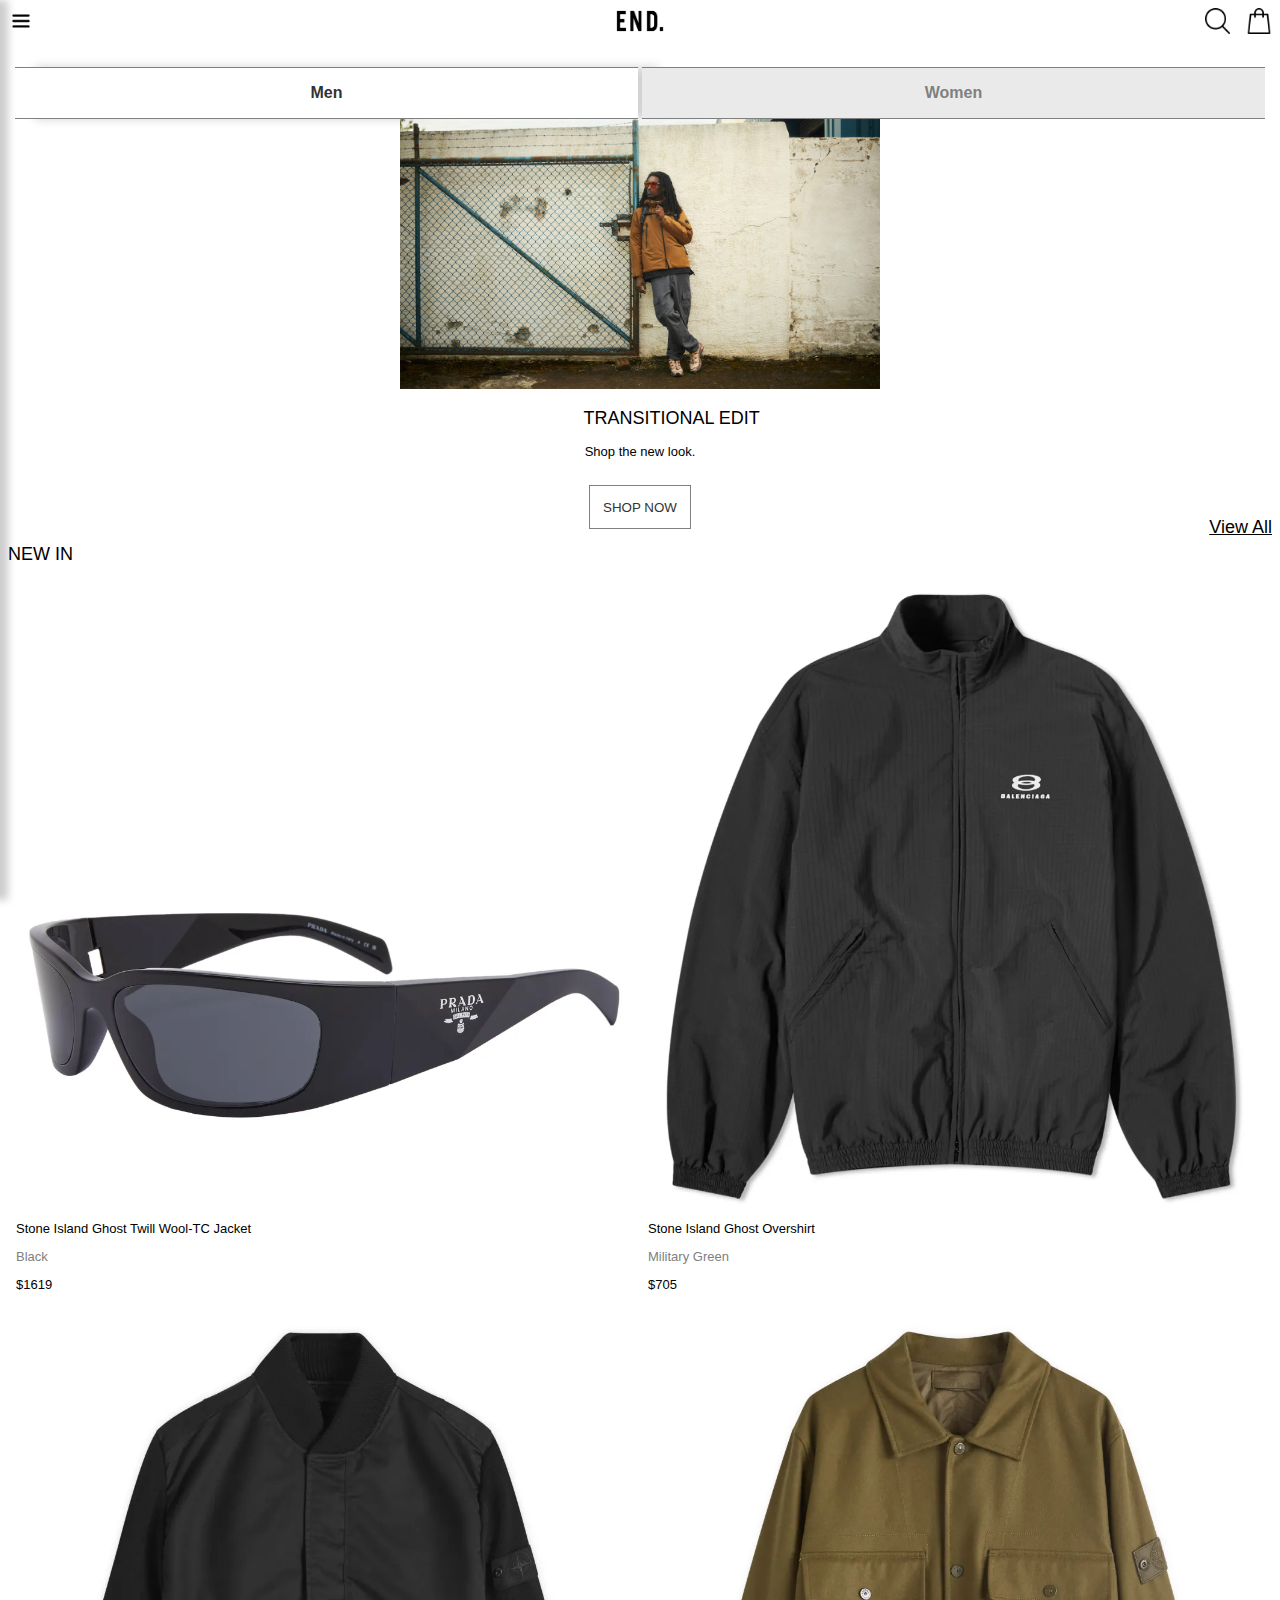
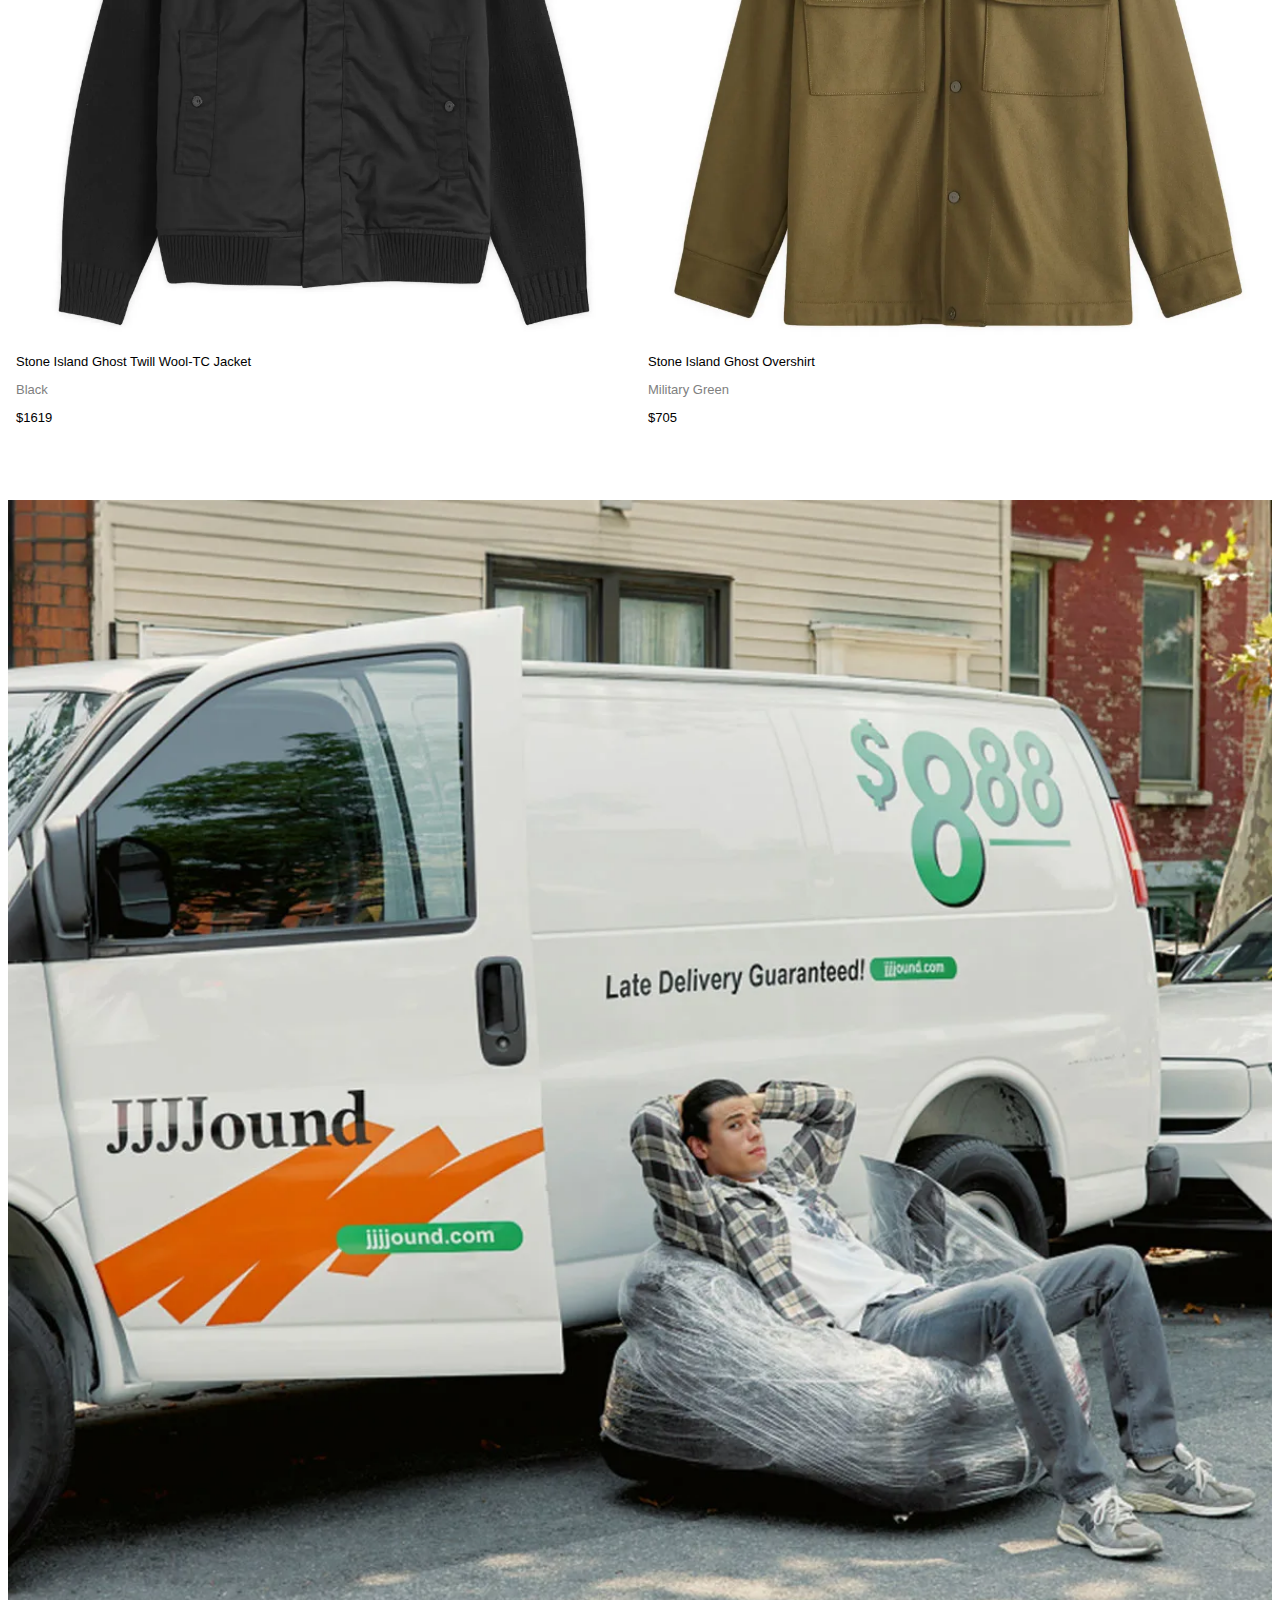
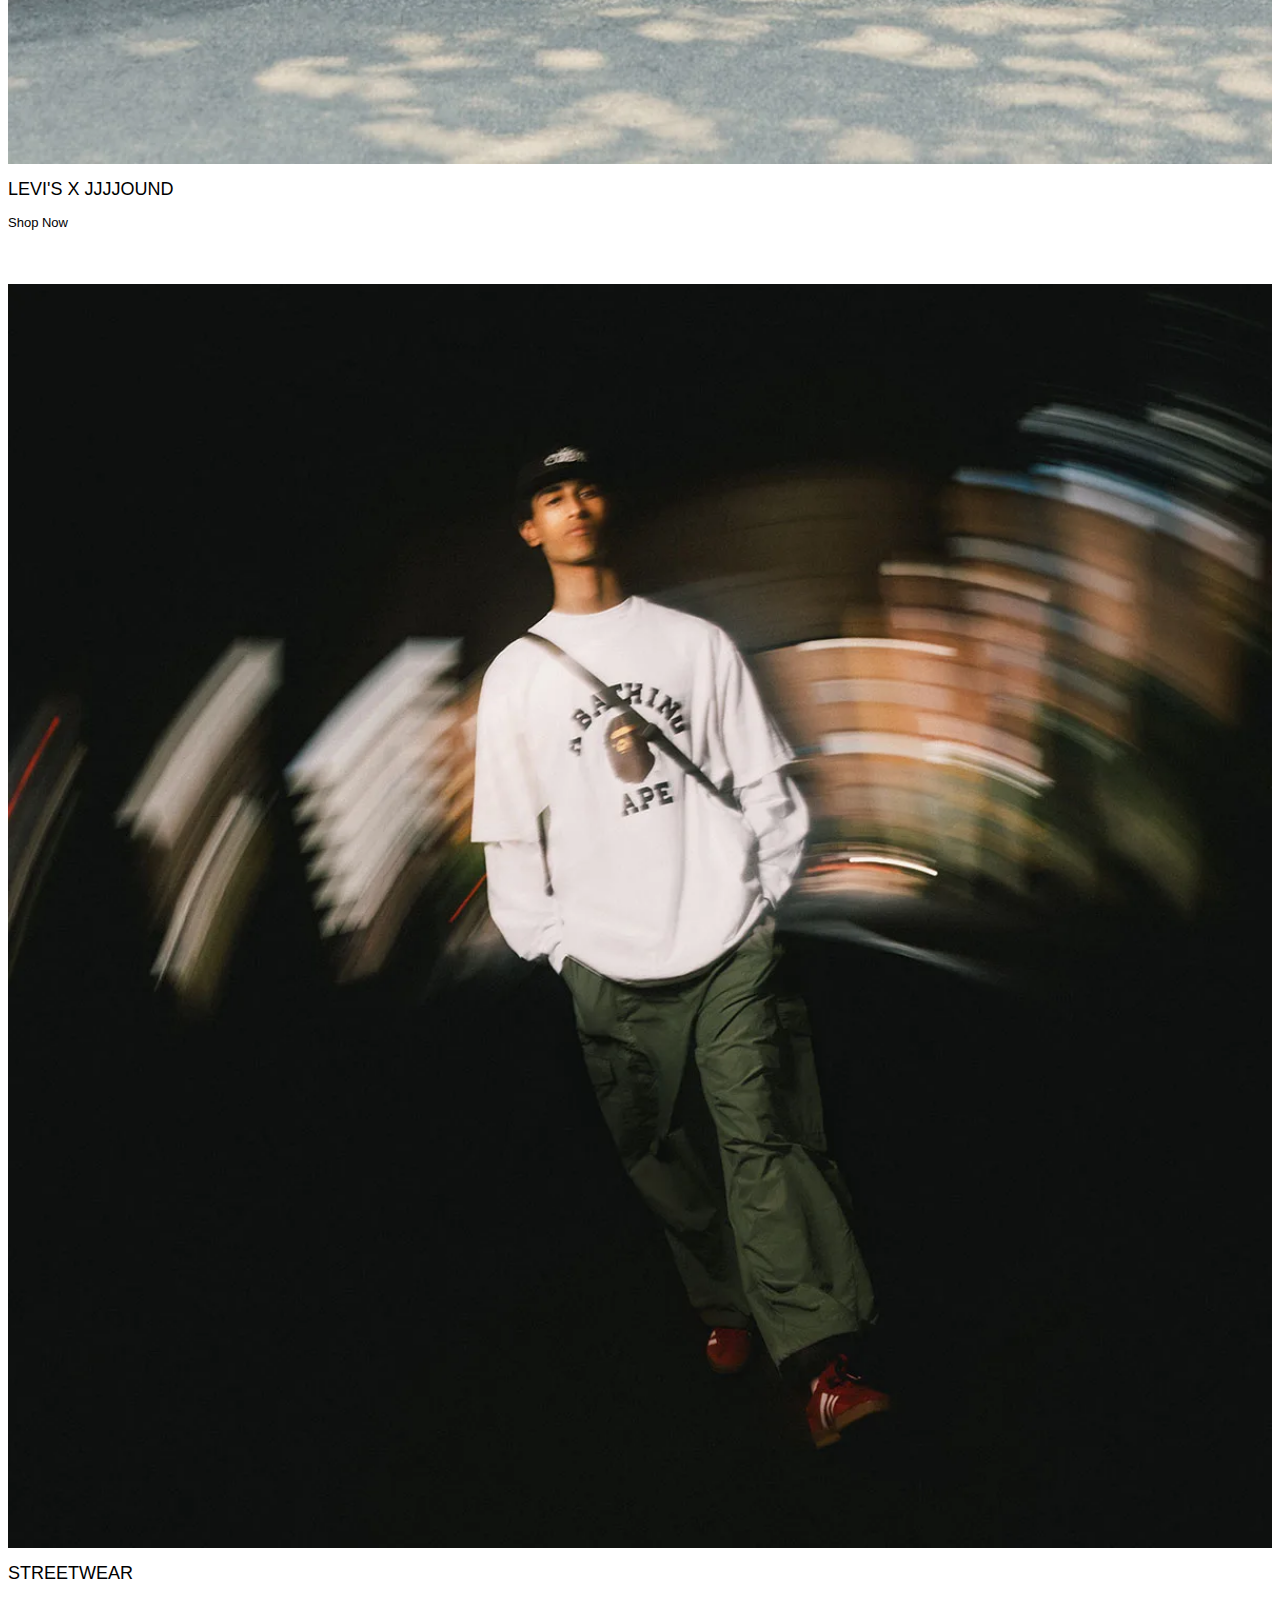
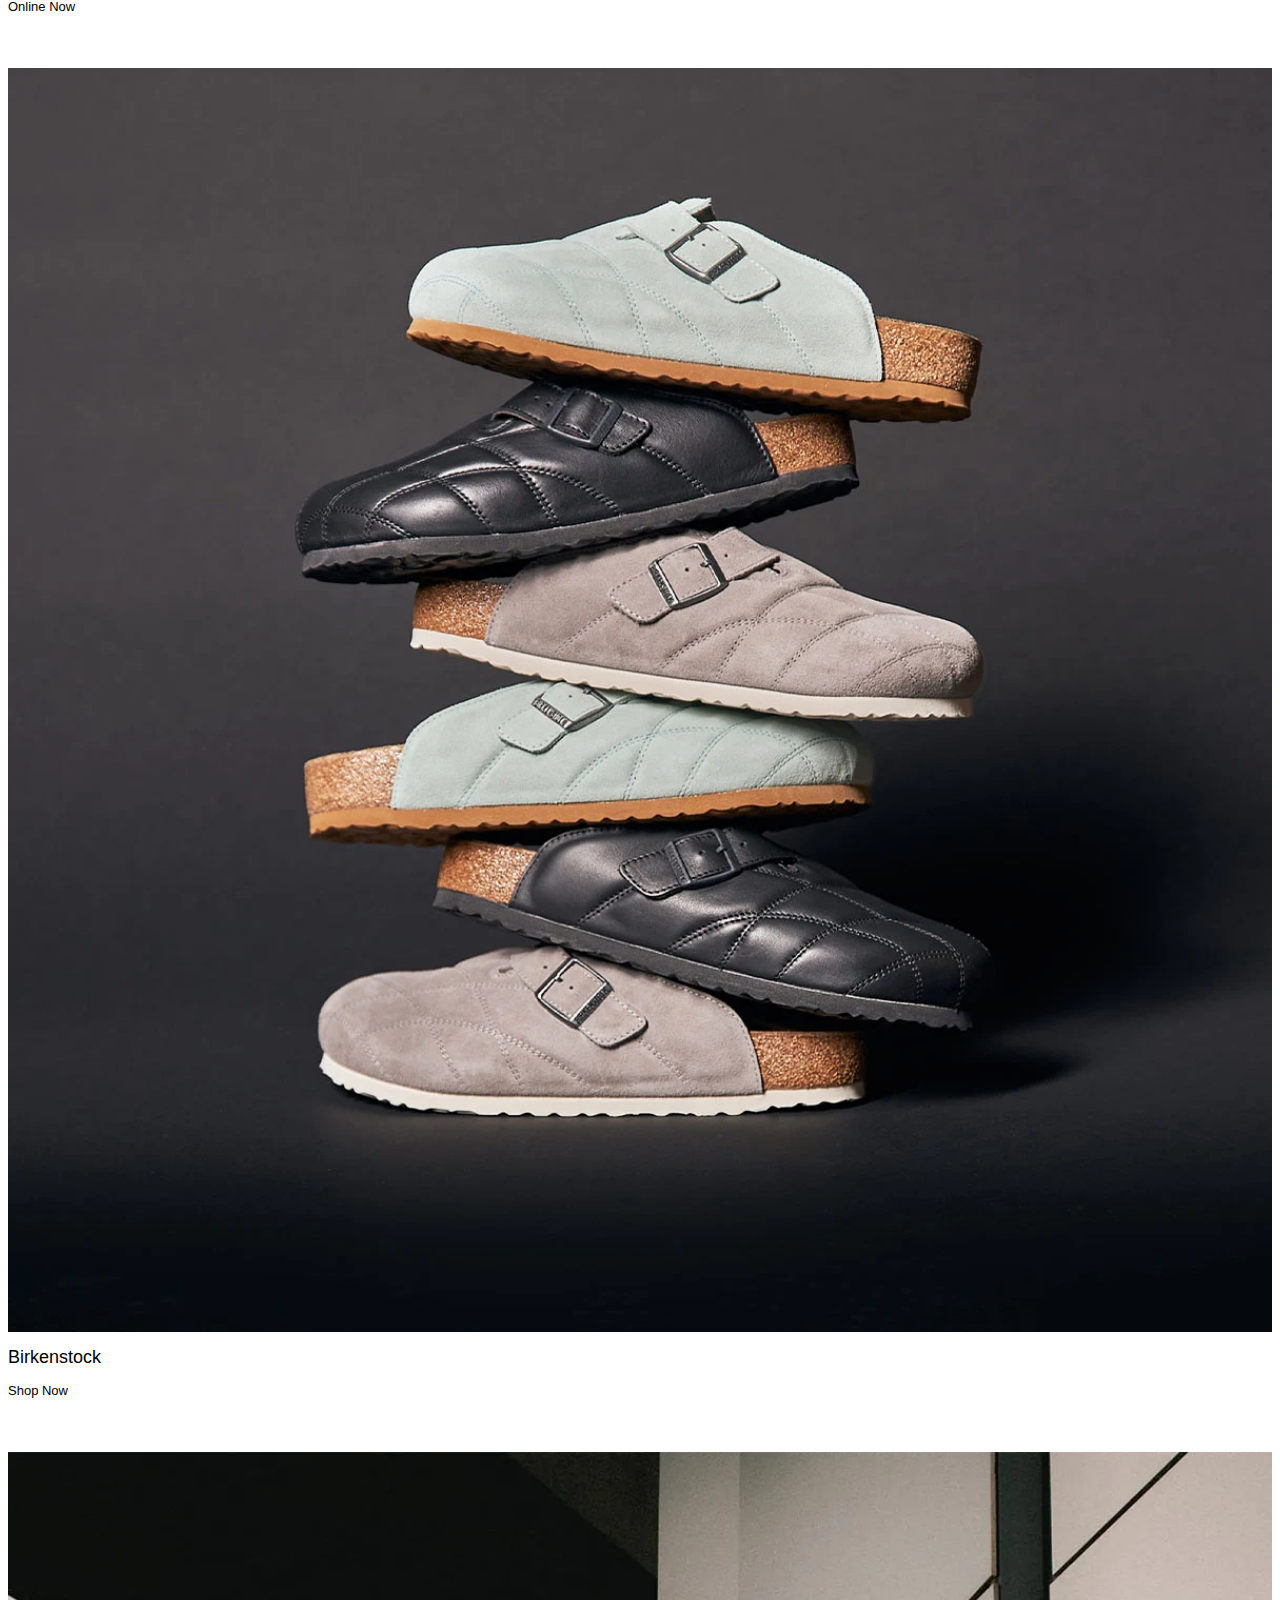
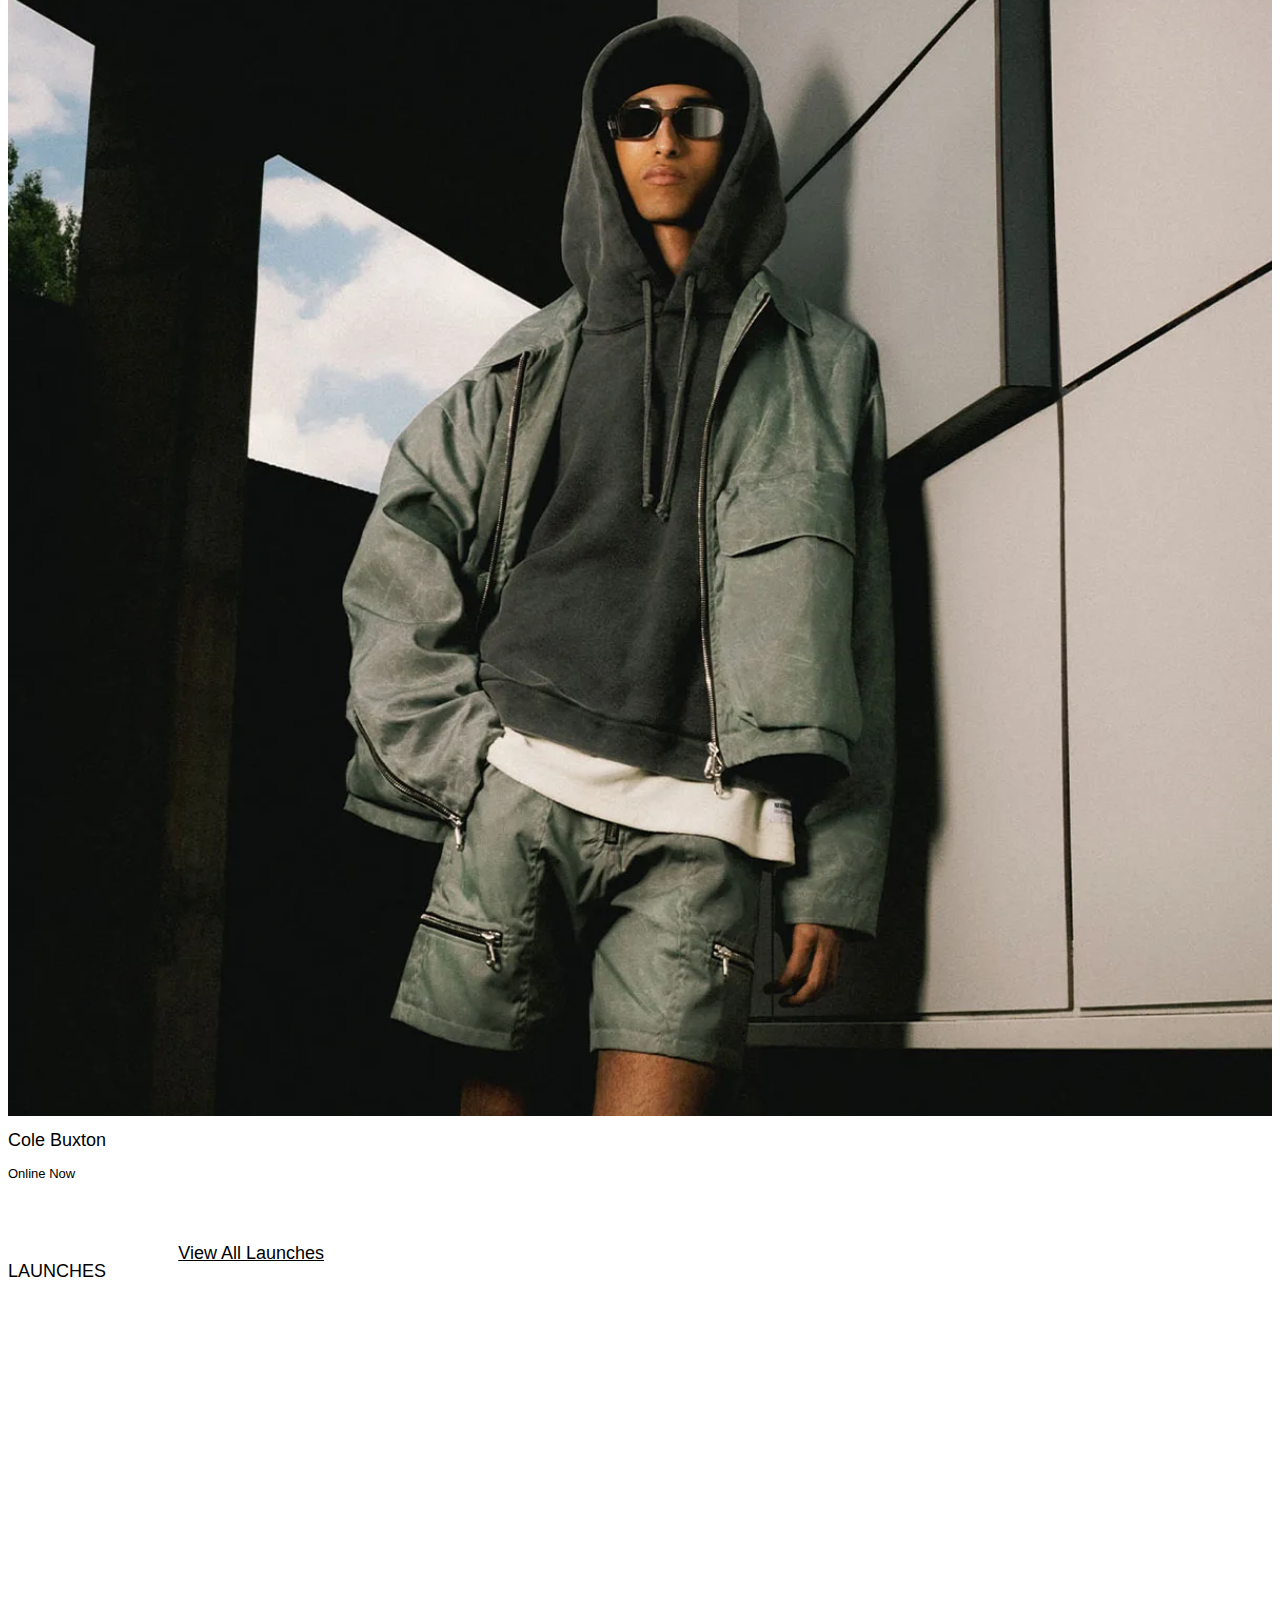
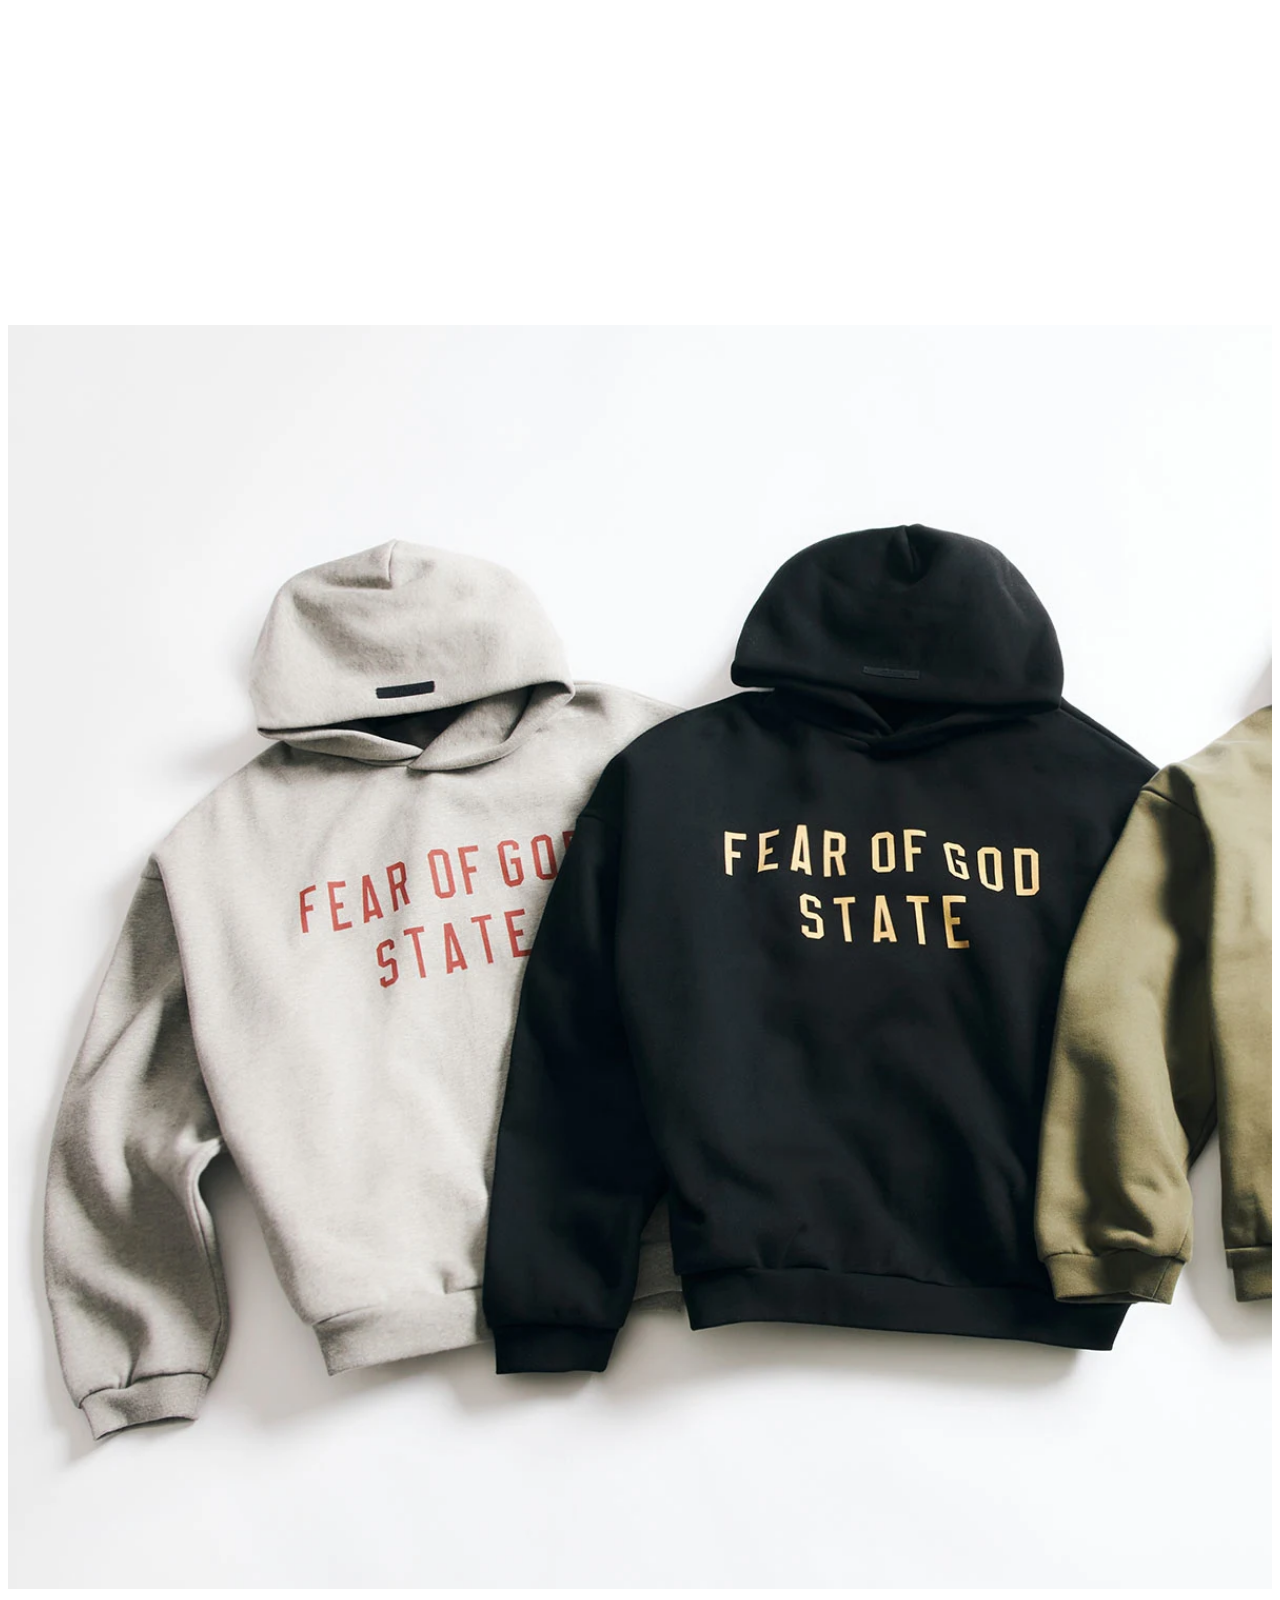
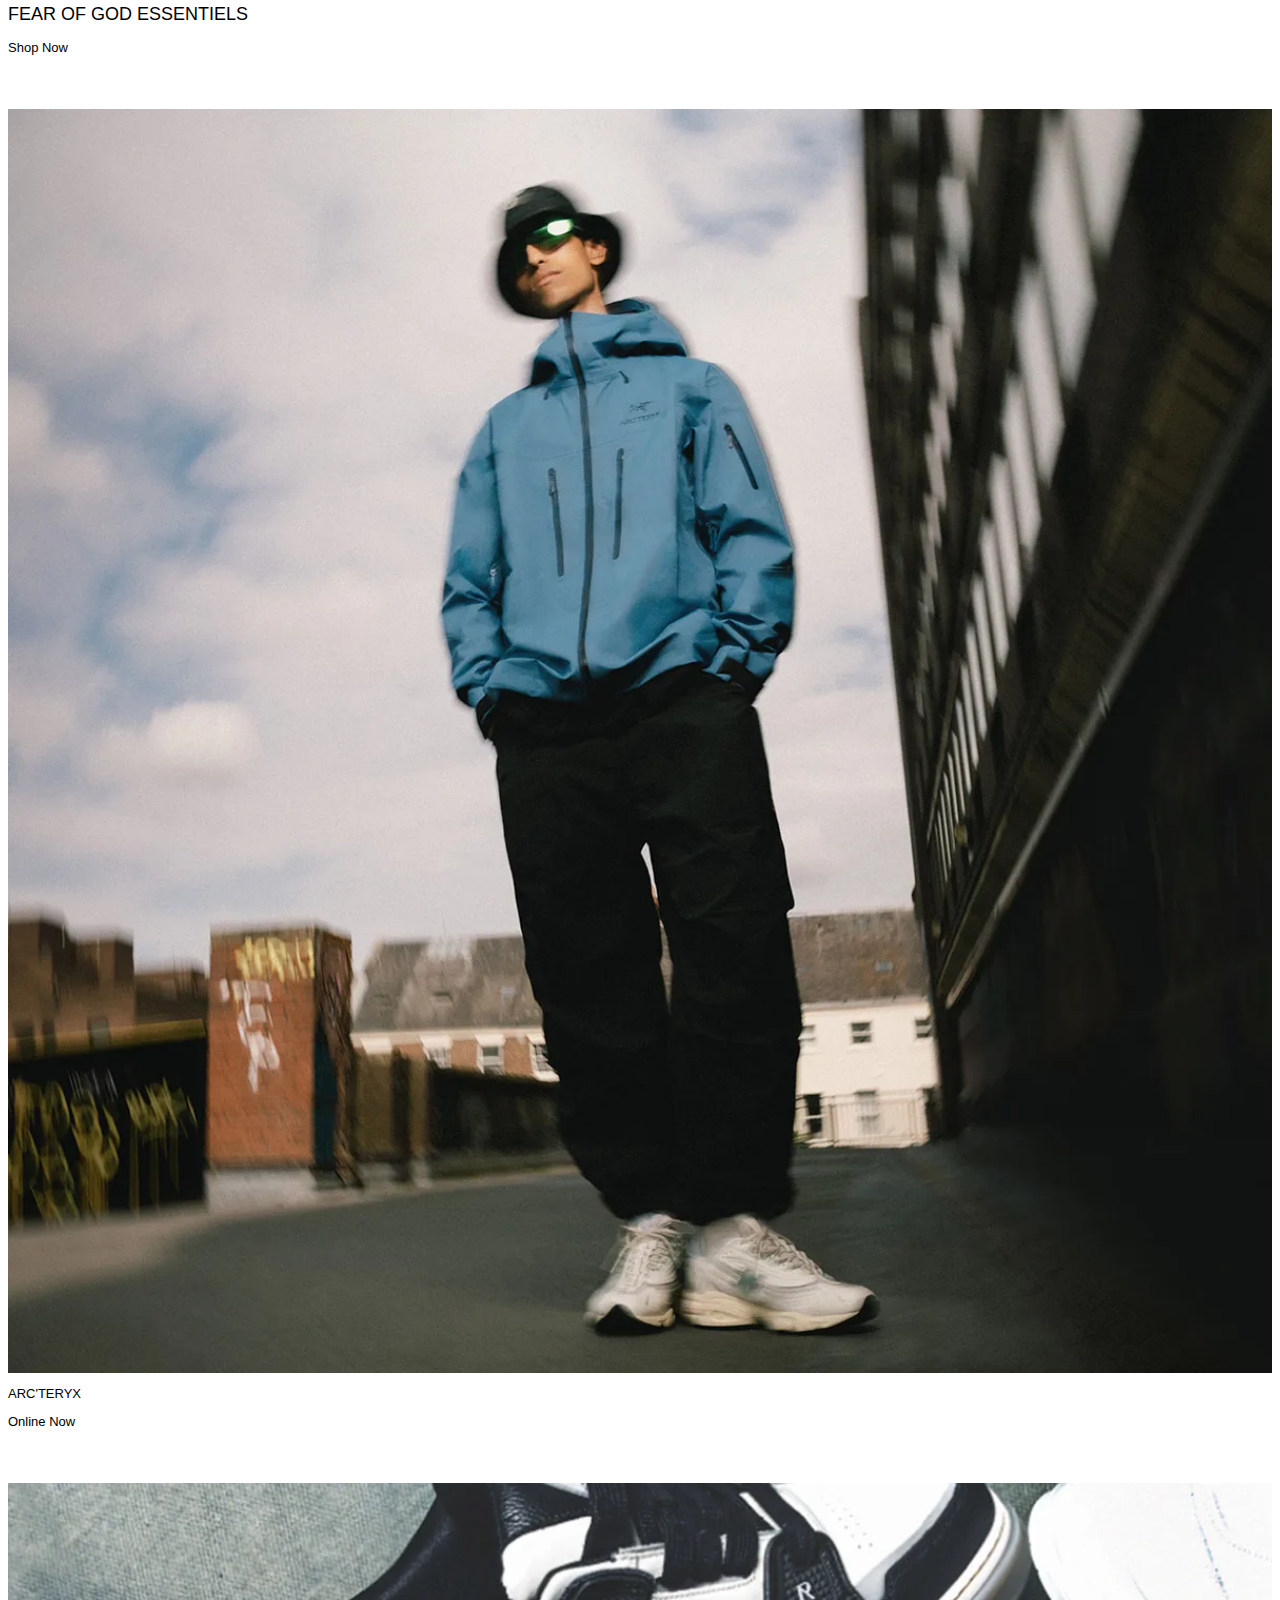
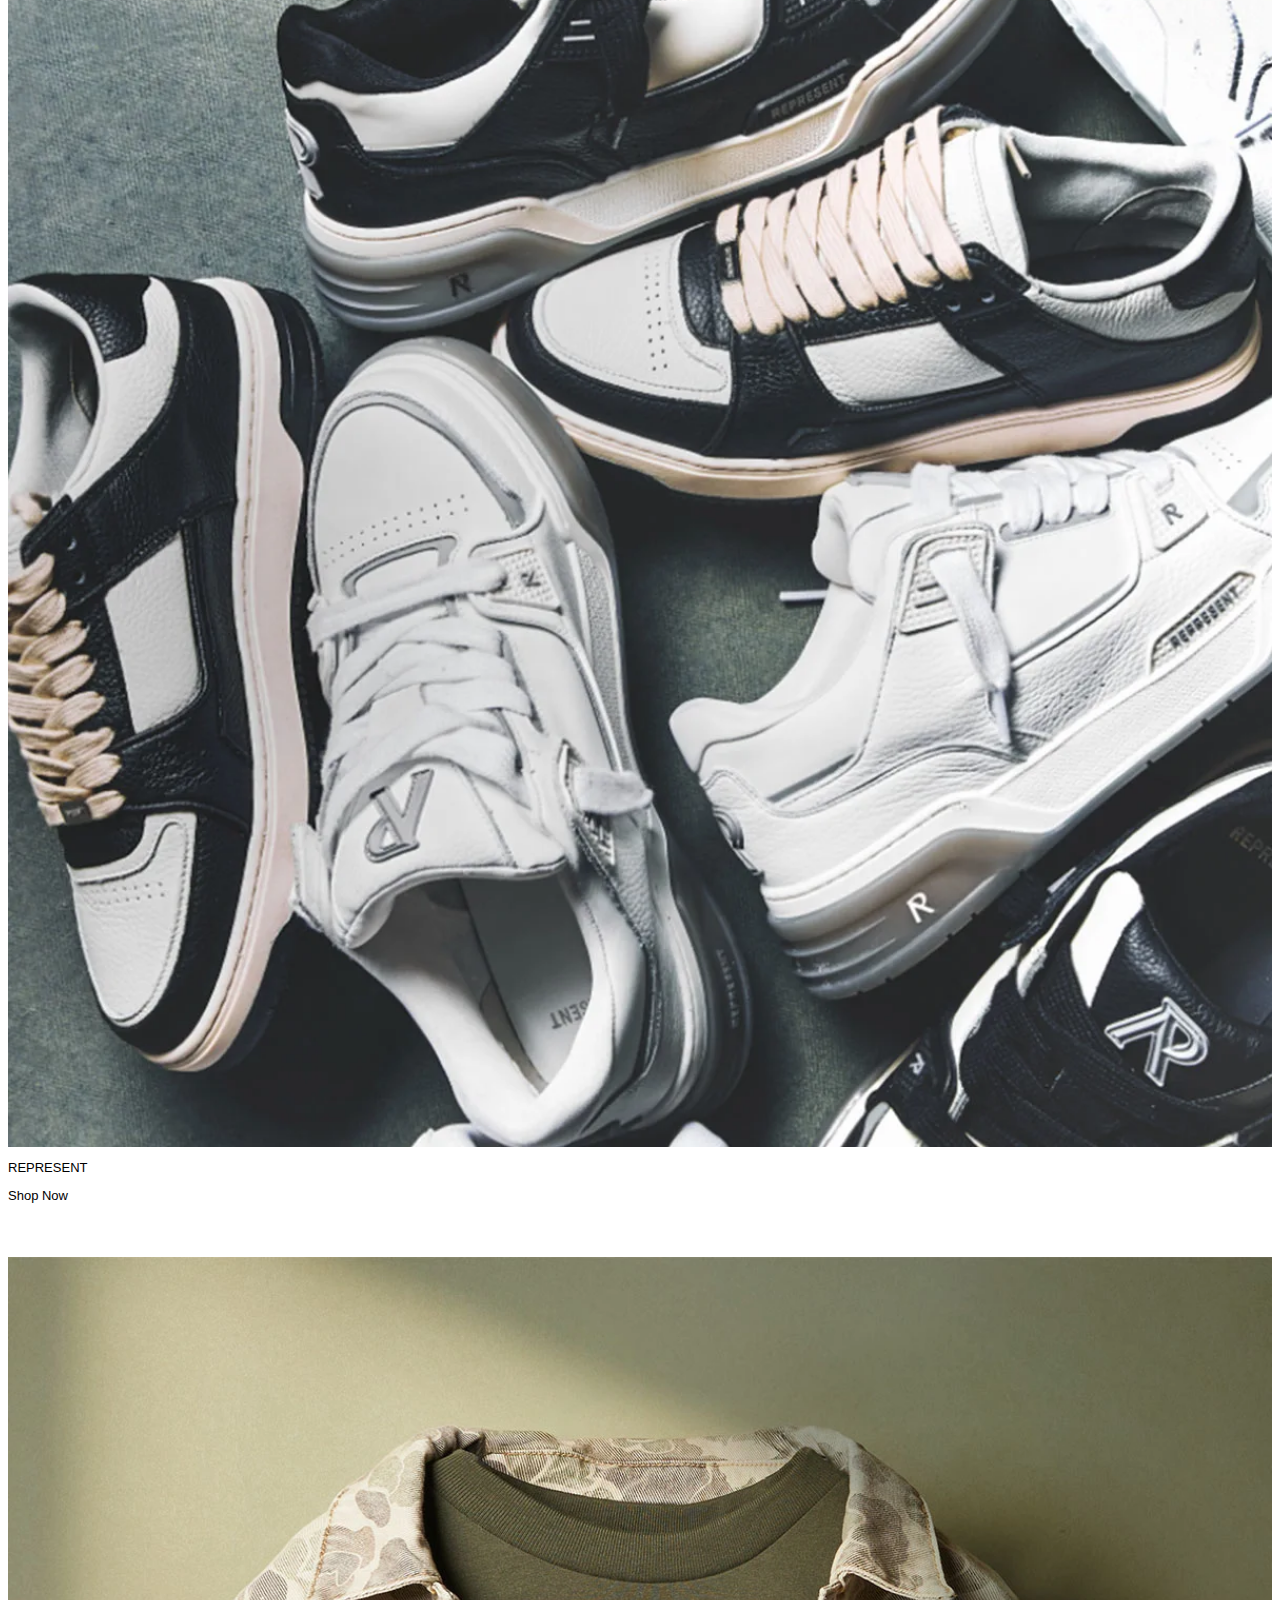
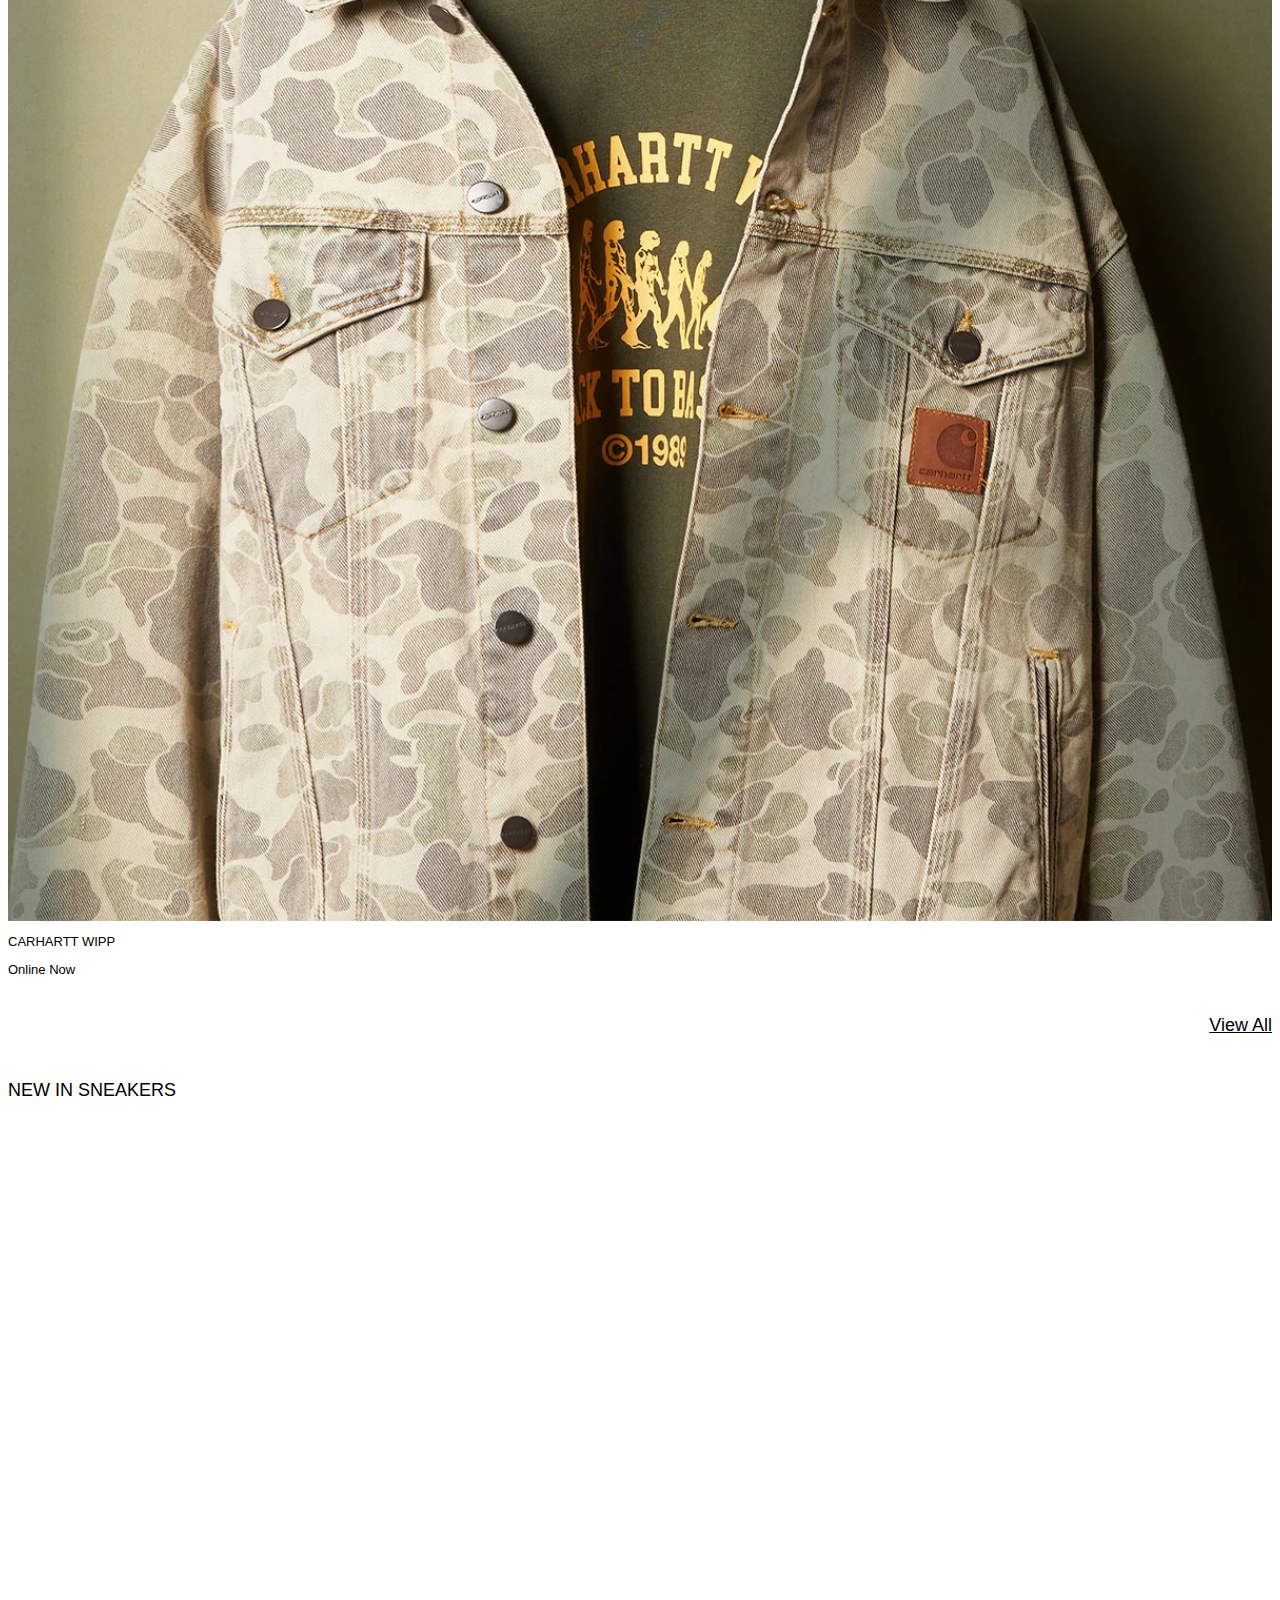
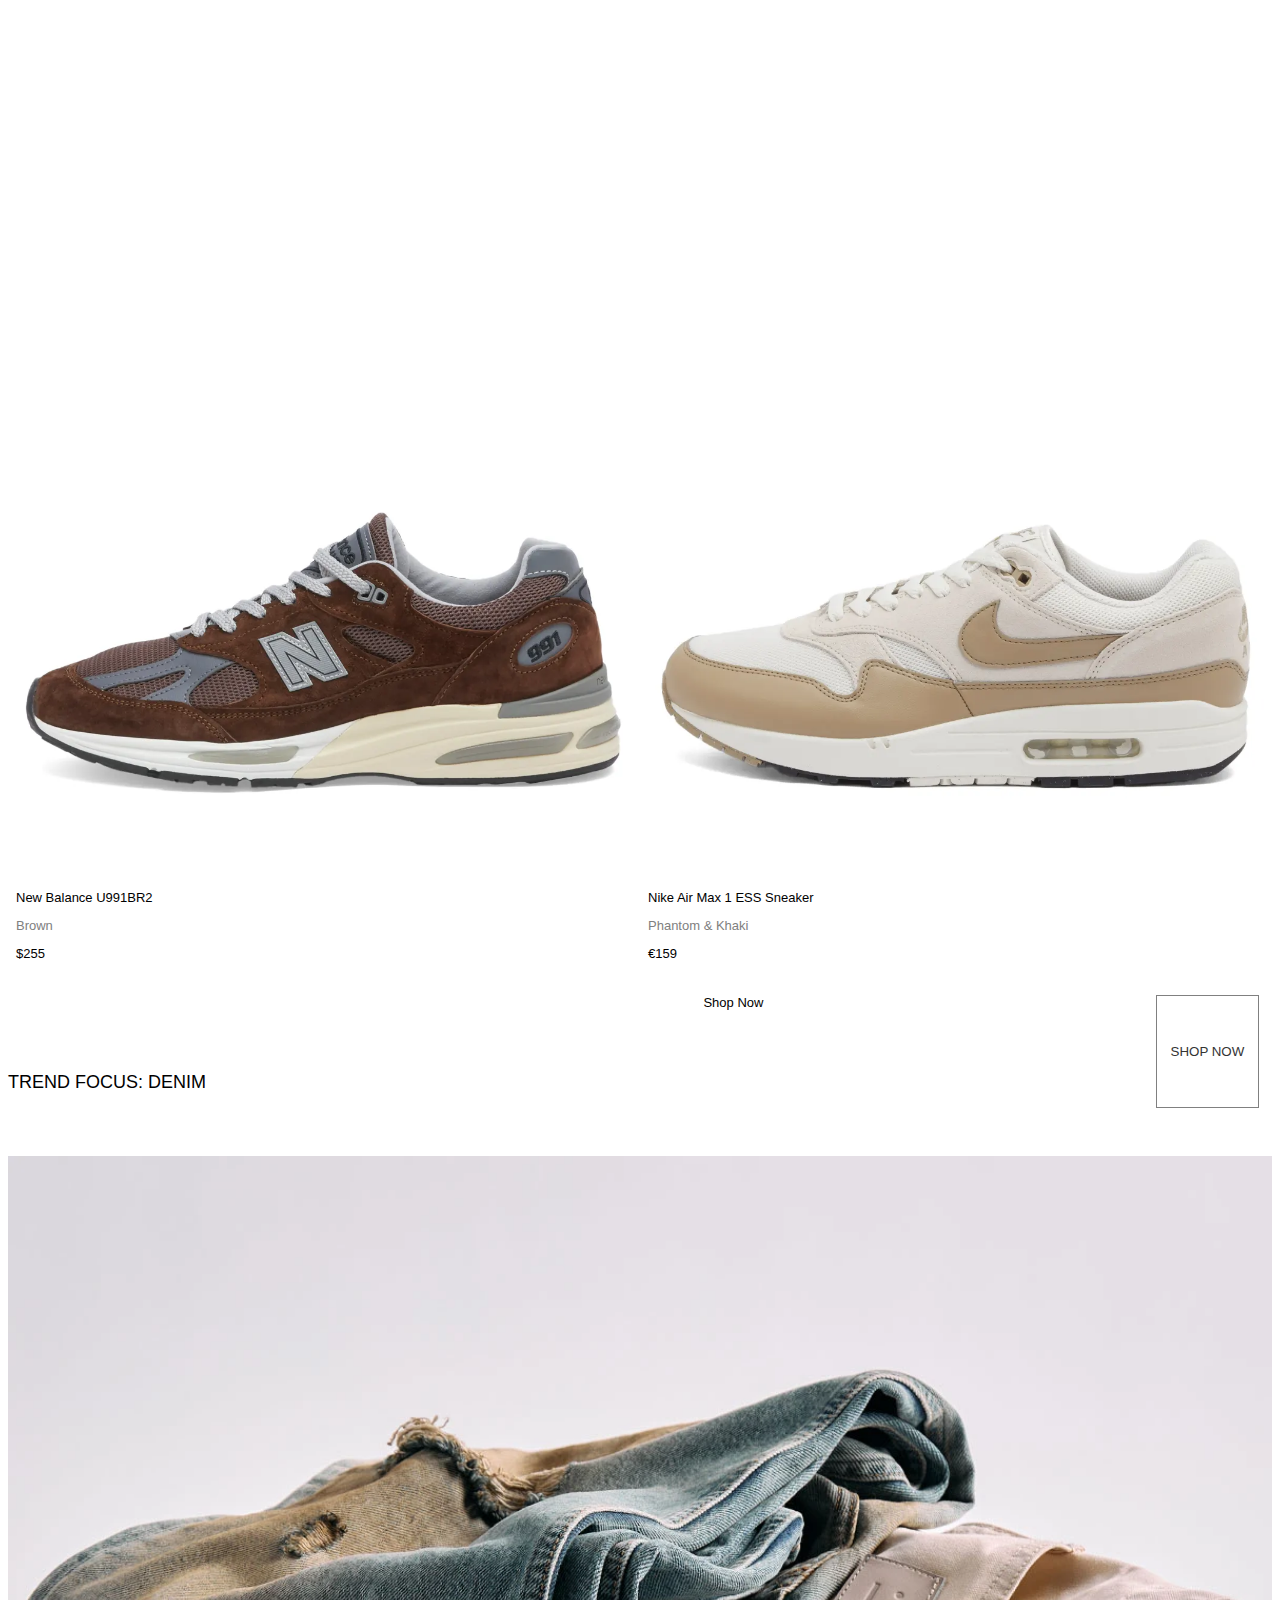
<file: index.html>
<!DOCTYPE html>
<html lang="en">
  <head>
    <meta charset="UTF-8" />
    <meta name="viewport" content="width=device-width, initial-scale=1.0" />
    <title>Home page</title>
    <link rel="stylesheet" href="styles/style.css" />
    <script defer src="scripts/script.js"></script>
  </head>

  <body>
    <header role="banner">
      <img class="burgermenu" src="IMG/burgermenu.png" alt="burgermenu" />
      <h1><img src="IMG/endlogo.png" alt="END logo" class="burgermenu" /></h1>
      <img class="burgermenu" src="IMG/search.png" alt="search icon" />
      <img src="IMG/shoppingbag.png" class="burgermenu" alt="shopping bag" />
    </header>

    <nav class="mobile-menu hidden" aria-hidden="true">
      <div class="menu-header">
        <h1 class="menu-logo">END.</h1>
        <button class="menu-close" aria-label="Close menu">&times;</button>
      </div>

      <div class="men-women-toggle">
        <button class="toggle-button active">Men</button>
        <button class="toggle-button">Women</button>
      </div>

      <ul>
        <li><a href="#">Latest</a></li>
        <li><a href="#">Shop By</a></li>
        <li><a href="#">Launches</a></li>
        <li><a href="#">Brands</a></li>
        <li><a href="#">Clothing</a></li>
        <li><a href="#">Footwear</a></li>
        <li><a href="#">Accessories</a></li>
        <li><a href="#">Lifestyle</a></li>
        <li><a href="#">Active</a></li>
        <li><a href="#">Sale</a></li>
        <li><a href="#">Features</a></li>
      </ul>

      <ul>
        <li><a href="#">Account</a></li>
        <li><a href="#">Log In</a></li>
        <li><a href="#">Shipping Country: Netherlands | EUR €</a></li>
      </ul>

      <ul>
        <li><a href="#">About</a></li>
        <li><a href="#">Contact Us</a></li>
        <li><a href="#">Customer Service</a></li>
        <li><a href="#">Our Apps</a></li>
        <li><a href="#">Gift Cards</a></li>
      </ul>

      <ul class="social-media">
        <li>
          <a href="#"><img src="IMG/instalogo.png" alt="Instagram logo" /></a>
        </li>
        <li>
          <a href="#"
            ><img src="IMG/twitterlogoGOED.png" alt="Twitter logo"
          /></a>
        </li>
        <li>
          <a href="#"><img src="IMG/facebooklogo.png" alt="Facebook logo" /></a>
        </li>
      </ul>

      <ul>
        <li><a href="#">Terms & Conditions</a></li>
        <li><a href="#">Privacy Policy</a></li>
        <li><a href="#">Other Policies</a></li>
        <li><a href="#">Sitemap</a></li>
      </ul>

      <p class="footer-text">
        Copyright © Ashworth and Parker Limited (t/a END.) 2024 | All Rights
        Reserved
        <br />
        Company registration number: 06866013 | VAT number: GB 389764913
      </p>

      <!-- bron: https://codepen.io/g13nn/pen/eHGEF-->
    </nav>

    <main class="main-content" role="main">
      <div class="menwomen">
        <button class="menwomen-button">Men</button>
        <button class="menwomen-button">Women</button>
      </div>

      <section class="slider">
        <ul>
          <li>
            <img
              src="IMG/modelphoto2.jpeg"
              alt="Model wearing rain jacket"
              class="modelphoto"
            />
            <h2>TRANSITIONAL EDIT</h2>
            <p>Shop the new look.</p>
            <button aria-label="Shop Transitional Edit">SHOP NOW</button>
          </li>
          <li>
            <img
              src="IMG/modelphotobalenci.jpeg"
              alt="Model wearing balenciaga"
              class="modelphoto"
            />
            <h2>LUXURY</h2>
            <p>Discover the latest from Balenciaga and more.</p>
            <button aria-label="Shop Luxury Collection">SHOP NOW</button>
          </li>
          <li>
            <img
              src="IMG/modelphoto3.jpeg"
              alt="Model wearing skate clothes "
              class="modelphoto"
            />
            <h2>Polar Skate Co.</h2>
            <p>The latest drop.</p>
            <button aria-label="Shop Polar Skate Co.">SHOP NOW</button>
          </li>
        </ul>
        <!--https://www.w3schools.com/howto/howto_js_slideshow.asp-->
      </section>

      <section class="row1">
        <h2>NEW IN</h2>
        <a href="#" class="viewall" aria-label="View all new products"
          >View All</a
        >
        <ul class="slider2">
          <li class="clothing-item">
            <img src="IMG/pradaski.jpeg" alt="black prada sunglasses" />
            <h3>Stone Island Ghost Twill Wool-TC Jacket</h3>
            <p class="grey-text">Black</p>
            <p>$1619</p>
          </li>
          <li class="clothing-item">
            <img src="IMG/blackbalenci.jpeg" alt="black balenciaga jacket" />
            <h3>Stone Island Ghost Overshirt</h3>
            <p class="grey-text">Military Green</p>
            <p>$705</p>
          </li>
          <li class="clothing-item">
            <img src="IMG/balencipants.jpeg" alt="black balenciaga pants" />
            <h3>Stone Island Ghost Zip Through Sweatshirt</h3>
            <p class="grey-text">Military Green</p>
            <p>$559</p>
          </li>
          <li class="clothing-item">
            <img
              src="IMG/blackmargiela.jpeg"
              alt="black maison margiela shoes with paint splatters"
            />
            <h3>Stone Island Ghost Ventile Pleated Pant</h3>
            <p class="grey-text">Black</p>
            <p>$589</p>
          </li>
        </ul>

        <ul class="slider2">
          <li class="clothing-item">
            <img
              src="IMG/blackbomber.jpeg"
              alt="black stone island bomber jacket"
            />
            <h3>Stone Island Ghost Twill Wool-TC Jacket</h3>
            <p class="grey-text">Black</p>
            <p>$1619</p>
          </li>
          <li class="clothing-item">
            <img
              src="IMG/greenbuttondown.jpeg"
              alt="green stone island button down"
            />
            <h3>Stone Island Ghost Overshirt</h3>
            <p class="grey-text">Military Green</p>
            <p>$705</p>
          </li>
          <li class="clothing-item">
            <img src="IMG/greenzip.jpeg" alt="green stone island  zip up " />
            <h3>Stone Island Ghost Zip Through Sweatshirt</h3>
            <p class="grey-text">Military Green</p>
            <p>$559</p>
          </li>
          <li class="clothing-item">
            <img
              src="IMG/blackstonepants.jpeg"
              alt="black stone island pants"
            />
            <h3>Stone Island Ghost Ventile Pleated Pant</h3>
            <p class="grey-text">Black</p>
            <p>$589</p>
          </li>
        </ul>
      </section>

      <section>
        <article class="JJJOUND">
          <a href="#">
            <img
              class="bus"
              src="IMG/bus.jpeg"
              alt="man leaning against a bus that says J J Jound "
            />
            <h2>LEVI'S X JJJJOUND</h2>
            <p>Shop Now</p>
          </a>
        </article>

        <article>
          <a href="#">
            <img
              class="bus"
              src="IMG/modelbape.jpeg"
              alt="model wearing bape"
            />
            <h2>STREETWEAR</h2>
            <p>Online Now</p>
          </a>
        </article>

        <article>
          <a href="#">
            <img
              class="bus"
              src="IMG/birkenstocks.jpeg"
              alt="birkenstock shoes stacked on top of eachother"
            />
            <h2>Birkenstock</h2>
            <p>Shop Now</p>
          </a>
        </article>

        <article>
          <a href="#">
            <img
              class="bus"
              src="IMG/colebuxton.jpeg"
              alt="Model named cole buxton"
            />
            <h2>Cole Buxton</h2>
            <p>Online Now</p>
          </a>
        </article>
      </section>

      <section class="launches">
        <h2>LAUNCHES</h2>
        <a href="#" class="viewall" aria-label="View all new products"
          >View All Launches</a
        >
        <ul class="slider">
          <li class="clothing-item">
            <article>
              <img src="IMG/asicswhite.jpeg" alt="white asics shoes" />
              <p>ASICS</p>
              <h2>ASICS X ABOVE THE CLOUDS GT-2160 SNEAKER</h2>
              <time datetime="2024-09-04">4 September</time>
              <p>$169</p>
            </article>
          </li>
          <li class="clothing-item">
            <article>
              <img src="IMG/adidascrewneck.jpeg" alt="grey adidas crewneck" />
              <p>ASICS</p>
              <h2>ASICS X ABOVE THE CLOUDS GT-2160 SNEAKER</h2>
              <time datetime="2024-09-04">4 September</time>

              <p>$169</p>
            </article>
          </li>
          <li class="clothing-item">
            <article>
              <img
                src="IMG/adidasbruincushion.jpeg"
                alt="brown adidas sneakers"
              />
              <p>ASICS</p>
              <h2>ASICS X ABOVE THE CLOUDS GT-2160 SNEAKER</h2>
              <time datetime="2024-09-04">4 September</time>

              <p>$169</p>
            </article>
          </li>
        </ul>
      </section>

      <section>
        <article>
          <a href="#">
            <img
              class="bus"
              src="IMG/FOGHoodies.jpeg"
              alt="FearOfGod Hoodies"
            />
            <h2>FEAR OF GOD ESSENTIELS</h2>
            <p>Shop Now</p>
          </a>
        </article>

        <article>
          <a href="#">
            <img
              class="bus"
              src="IMG/arcteryx.jpeg"
              alt="model with arcteryx"
            />
            <h3>ARC'TERYX</h3>
            <p>Online Now</p>
          </a>
        </article>

        <article>
          <a href="#">
            <img
              class="bus"
              src="IMG/representshoes.jpeg"
              alt="represent shoes"
            />
            <h3>REPRESENT</h3>
            <p>Shop Now</p>
          </a>
        </article>

        <article>
          <a href="#">
            <img
              class="bus"
              src="IMG/carhartjas.jpeg"
              alt="camo carhart jacket and green crewneck"
            />
            <h3>CARHARTT WIPP</h3>
            <p>Online Now</p>
          </a>
        </article>
      </section>

      <section class="row1">
        <h2 class="launches">NEW IN SNEAKERS</h2>
        <a href="#" class="viewall" aria-label="View all new products"
          >View All</a
        >
        <ul class="slider2">
          <li class="clothing-item">
            <img src="IMG/adidasbern.jpeg" alt="white adidas bern shoes" />
            <h3>Adidas Bern</h3>
            <p class="grey-text">Wonder White, Off White & Gum5</p>
            <p>$110</p>
          </li>
          <li class="clothing-item">
            <img src="IMG/Autrysneaker.jpeg" alt="Autry chestnut sneaker" />
            <h3>Autry Medalist Low Leather Sneaker</h3>
            <p class="grey-text">Chestnut</p>
            <p>$169</p>
          </li>
          <li class="clothing-item">
            <img src="IMG/adidasbadbunny.jpeg" alt="adidas badbunny sneaker" />
            <h3>Adidas x Bad Bunny Gazelle Indoor</h3>
            <p class="grey-text">Core White, Core Black & Gum</p>
            <p>$139</p>
          </li>
          <li class="clothing-item">
            <img src="IMG/vanswhite.jpeg" alt="White Vans sneakers" />
            <h3>Vans LX Authentic Reissue 44 Sneakers</h3>
            <p class="grey-text">Duck Canvas Marshmallow</p>
            <p>$95</p>
          </li>
        </ul>

        <ul class="slider2">
          <li>
            <img src="IMG/newbalance.jpeg" alt="Brown new balance sneakers" />
            <h3>New Balance U991BR2</h3>
            <p class="grey-text">Brown</p>
            <p>$255</p>
          </li>
          <li>
            <img src="IMG/airmax1beige.jpeg" alt="beige nike airmax sneakers" />
            <h3>Nike Air Max 1 ESS Sneaker</h3>
            <p class="grey-text">Phantom & Khaki</p>
            <p>€159</p>
          </li>
          <li>
            <img src="IMG/bluevans.jpeg" alt="blue vans sneakers" />
            <h3>Vans LX Authentic Reissue 44 Sneakers</h3>
            <p class="grey-text">Duck Canvas Asphalt</p>
            <p>€95</p>
          </li>
          <li>
            <img src="IMG/rick.jpeg" alt="black rick owens shoes " />
            <h3>Rick Owens Jumbo Lace Padded Low Sneakers</h3>
            <p class="grey-text">Black, Milk & Milk</p>
            <p>€815</p>
          </li>
        </ul>
      </section>

      <section class="row1">
        <h2 class="launches">TREND FOCUS: DENIM</h2>
        <p>Shop Now</p>
        <button>SHOP NOW</button>
        <img class="bus" src="IMG/denimstackacne.jpeg" alt="Acne denim stack" />
        <article>
          <img src="IMG/JeansAcneblue.jpeg" alt="blue acne jeans" />
          <h3>Acne Studios 2023 Super Baggy Jeans</h3>
          <p class="grey-text">Broadway</p>
          <p>$620</p>
        </article>
        <article>
          <img src="IMG/juddaacneshorts.jpeg" alt="judda jean shorts" />
          <h3>Acne Studios Judda Denim Shorts</h3>
          <p class="grey-text">Matrix</p>
          <p>$450</p>
        </article>
        <article>
          <img src="IMG/bapeshorts.jpeg" alt="bape jean shorts" />
          <h3>A Bathing Ape College Denim Shorts</h3>
          <p class="grey-text">Light Indigo</p>
          <p>$449</p>
        </article>
        <article>
          <img
            src="IMG/distressedjeans.jpeg"
            alt="blue distressed nahmias jeans"
          />
          <h3>Nahmias Distressed Baggy Jeans</h3>
          <p class="grey-text">Light Wash</p>
          <p>$675</p>
        </article>
      </section>

      <section>
        <img
          class="bus"
          src="IMG/skincare.jpeg"
          alt="two bottles of yellow skincare products"
        />
        <div class="MALINGOETZ">
          <h2>MALIN + GOETZ</h2>
          <button>SHOP NOW</button>
        </div>
      </section>

      <section>
        <h2 class="launches">FEATURES</h2>
        <a href="#" class="viewall" aria-label="View all new products"
          >View All</a
        >
        <ul class="slider">
          <li>
            <img src="IMG/yinka.jpeg" alt="Yinka artist" />
            <p>09/09/2024</p>
            <h2>YINKA ILORI'S WORLD OF COLOUR & OPTIMISM</h2>
          </li>
          <li>
            <img
              src="IMG/londonscarculture.jpeg"
              alt="two people on the hood of a BMW car"
            />
            <p>18/09/2024</p>
            <h2>LONDON'S CAR CULTURE IS THRIVING</h2>
          </li>
          <li>
            <img
              src="IMG/endxlevis.jpeg"
              alt="three people sitting in the forest dressed in beige clothing"
            />
            <p>16/09/2024</p>
            <h2>END. X LEVI'S "MOUNT RAMBLER": serenity through Nature</h2>
          </li>
        </ul>
      </section>
    </main>

    <footer role="contentinfo">
      <div class="form-container">
        <h2>SIGN UP TO OUR NEWSLETTER</h2>
        <p>Get exclusive updates and offers</p>
        <form class="signup-form">
          <input
            type="email"
            placeholder="Enter your email"
            class="email-input"
            required
          />
          <button type="submit" class="signup-button">SIGN UP</button>
        </div>
        <!--https://www.w3schools.com/howto/howto_js_popup_form.asp-->
        <!--https://developer.mozilla.org/en-US/docs/Web/CSS/:invalid-->
        <!--https://www.w3schools.com/howto/howto_css_overlay.asp-->
      </div>

      <dialog class="overlay">
        <div class="overlay-content" role="alert" aria-live="assertive">
          <p>Thank you for signing up!</p>
          <img src="IMG/endlogo.png" alt="END logo" class="centered-image" />

          <button class="overlay-close">OK</button>
        </div>
      </dialog>

      <ul class="socials">
        <li><img src="IMG/instalogo.png" alt="insta logo" /></li>
        <li><img src="IMG/twitterlogoGOED.png" alt="twitter logo" /></li>
        <li><img src="IMG/facebooklogo.png" alt="facebook logo" /></li>
      </ul>

      <nav>
        <ul class="menu">
          <li>ABOUT</li>
          <li>CUSTOMER SERVICE</li>
          <li>CONTACT US</li>
        </ul>
      </nav>
      
      <img
        src="IMG/giftcards.png"
        alt="giftcards"
        class="centered-giftcards"
      />

      <ul class="centered-list">
        <li>Terms & Conditions</li>
        <li>Privacy Policy</li>
        <li>Other Policies</li>
        <li>Sitemap</li>
      </ul>

      <img
        src="IMG/paymentmethods.png"
        alt="paymentmethods"
        class="centered-image"
      />
      <p class="centered-list">
        Copyright © Ashworth and Parker Limited (t/a END.) 2024 | All Rights
        Reserved Company registration number: 06866013 | VAT number: GB
        389764913
      </p>

      <h2>
        <img src="IMG/endlogo.png" alt="END logo" class="centered-image-last" />
      </h2>
    </footer>
  </body>
</html>
</file>
<file: styles/style.css>
:root {
  /* Light Theme Colors */
  --background-color: #ffffff;
  --text-color: #333;
  --accent-color: #2e7d32;
  --button-background-color: #ffffff;
  --button-text-color: #333;
  --border-color: #ccc;
  --border-color-hover: #444;

  

  /* Font Properties */
  --font-main: "Helvetica", "Arial", sans-serif;
  --font-weight: bold;

  --font-weight-regular: 500;
  --font-weight-light: 100;
  
  /* Font Sizes */
  --font-size-large: 1.5em;
  --font-size-small: 0.875em;
  --font-size-signup-large: 5em;

  /* Border Radius */
  --border-radius: 0.1em;
}

/* Dark Theme Colors */
@media (prefers-color-scheme: dark) {
  :root {
    --background-color: #121212;
    --text-color: #e0e0e0;
    --accent-colraor: #90ee90;
    --button-background-color: #333;
    --button-text-color: #e0e0e0;
    --border-color: #444;
    --border-color-hover: #555;
  }
}

/* Apply Variables Throughout the Styles */



body {
  font-family: var(--font-main);
  background-color: var(--background-color);
  color: var(--text-color);
}

header, footer {
  background-color: var(--background-color);
  color: var(--text-color);
}

button {
  background-color: var(--button-background-color);
  color: var(--button-text-color);
  border: 0.01em solid var(--border-color);
  padding: var(--spacing-medium);
}

.signup-container h2 {
  font-size: var(--font-size-signup-large);
  font-weight: var(--font-weight-bold);
}

.signup-container p {
  font-size: var(--font-size-signup-large);
  margin: var(--spacing-extra-large) 0;
}

.menu li {
  font-size: var(--font-size-large);
}

.add-to-cart {
  color: var(--text-color);
  background-color: var(--accent-color);
  border: 0.1em solid var(--border-color);
  padding: 1em 1em;
}

.bus {
  display: flex;
  justify-content: center;
  align-items: center;
  max-width: 100%;
  margin-top: 3em;
}

body {
  font-family: "Helvetica", "Arial", sans-serif;
  background-color: white;
  color: black;
  padding-bottom: 20em;
}

header {
  display: flex;
  justify-content: space-between;
  align-items: center;
  gap: 1em;
  background-color: white;
  color: black;
  padding-bottom: 0.1em;
}
/* source
   https://developer.mozilla.org/en-US/docs/Web/CSS/CSS_flexible_box_layout/Aligning_items_in_a_flex_container */

header .burgermenu:nth-of-type(2) {
  margin-left: auto;
}

header h1 {
  position: absolute;
  left: 50%;
  transform: translateX(-50%);
}

/*
https://www.shecodes.io/athena/121718-how-to-use-transform-translate-50-50-to-center-an-element-in-css#google_vignette
*/

header img {
  width: 1.6em;
  height: 1.6em;
}

header h1 img{
  width: 1.5em;
  height: 1em;
}

img {
  width: 100%;
  max-width: 50em;
  height: auto;
}

.row1 {
  display: flex;
  flex-wrap: wrap;
  justify-content: space-between;
}

article {
  flex-grow: 0;
  flex-shrink: 0;
  flex-basis: 48%;
  margin-bottom: 0.1em;
}

article:not(:first-child) {
  margin-top: 0.2em;
}

h2,
a {
  width: 25%;
  font-weight: 500;
  font-size: large;
}

a {
  color: inherit;
  text-decoration: none;
}

.viewall {
  display: flex;
  justify-content: flex-end;
  align-items: center;
  text-decoration: underline;
  margin-top: -3em;
}

h3,
p {
  font-size: small;
  font-weight: 100;
}

/* https://developer.mozilla.org/en-US/docs/Web/CSS/CSS_flexible_box_layout/Basic_concepts_of_flexbox
https://developer.mozilla.org/en-US/docs/Web/CSS/flex
https://developer.mozilla.org/en-US/docs/Web/CSS/width */

.grey-text {
  color: grey;
}

.socials {
  display: flex;
  justify-content: center;
  align-items: center;
  gap: 1em;
  max-width: 5em;
  list-style-type: none;
  padding-left: 0;
  margin: 3em auto;
}

.socials li:nth-of-type(3){
  width: 20em;
}

button {
  background-color: white;
  font-family: "Helvetica", "Arial", sans-serif;
  border: 0.01em solid gray;
  padding: 1em;
  text-align: center;
  cursor: pointer;
  display: inline-block;
  margin: 0 1em;
}

.apps {
  max-width: 3em;
}

.burgermenu {
  display: flex;
  justify-content: center;
  align-items: center;
  gap: 1em;
  max-width: 3em;
}

.headertext {
  background-color: black;
  color: white;
  padding: 1em;
}

.save {
  display: flex;
  justify-content: center;
  align-items: center;
  gap: 1em;
  max-width: 3em;
  margin-left: 10em;
}

.description {
  padding: 1em;
}

.ul {
  list-style-type: none;
  padding-left: 0;
}



.slider {
  list-style: none;
  display: flex;
  overflow-x: auto;
  scroll-snap-type: x mandatory;
  width: 100%;
  padding: 0;
  margin: 0;
}

.slider::-webkit-scrollbar {
  display: none;
}

.slider ul {
  display: flex;
  padding: 0;
  margin: 0;
  list-style: none;
}

.slider li {
  min-width: 100%;
  scroll-snap-align: center;
  text-align: center;
}

.slider li h2 {
  margin-left:40%;
}

.slider2 {
  list-style: none;
  display: flex;
  overflow-x: auto;
  scroll-snap-type: x mandatory;
  scrollbar-width: none;
  width: 100%;
  padding: 0;
  margin: 0;
}

.slider2 li {
  flex: 0 0 50%;
  scroll-snap-align: center;
  padding: 0.5em;
  box-sizing: border-box;
}

.slider2::-webkit-scrollbar {
  display: none;
}

.modelphoto {
  width: 100%;
  max-width: 30em;
  height: auto;
}

button {
  margin-top: 1em;
}

.JJJound {
  margin-bottom: 100em;
  margin-top: 10em;
}

.launches {
  margin-top: 5em;
}

.signup-container h2 {
  font-size: medium;
  font-weight: bold;
}

.signup-container p {
  font-size: 5em;
  margin: 5em 0;
}

.signup-container input {
  width: 80%;
  padding: 5em;
  margin-bottom: 5em;
  border: 0.1em solid #000;
}

.signup-button {
  border: 0.01 solid black;
  padding: 0.5em 0.5em;
  display: inline-block;
}

.signup-button p {
  margin: 0;
  font-weight: bold;
}

.menu {
  display: flex;
  flex-direction: column;
  list-style-type: none;
  padding: 0;
  margin: 0.05em 0;
  gap:1em; 
}

.menu li {
  display: flex;
  justify-content: center;
  align-items: center;
  padding: 0.5em 0; 
  border-bottom: 0.1em solid #e0e0e0; 
  font-size: 2em;
  text-align: center;
  font-size:.75em;
}


.menu li:hover {
  background-color: #f9f9f9;
}

.app-gift-container {
  display: flex;
  justify-content: center;
  gap: 2em;
  padding: 2em;
  flex-wrap: nowrap;
  max-width: 100%;
}

.app-link {
  display: flex;
  flex-direction: column;
  align-items: center;
  text-decoration: none;
  color: inherit;
}




.centered-list {
  list-style-type: none;
  padding-left: 0;
  text-align: center;
  margin: 2em 3em 0 3em;
  color:lightgrey;
}

.centered-list li {
  margin: 1em 0;
  font-size:.75em;
}

.centered-image {
  display: block;
  margin: 0 auto;
  max-width: 50%;
  height: auto;
}

.centered-giftcards {
  width:16.5em;
  margin: 3em 0 0em 20%;
}

.centered-image-last {
  width:3em;
  margin-left:175%;
} 

.menwomen {
  text-align: center;
  margin-top: 2em;
  width:100%;
}

.menwomen-button {
  width:49.25%;
  padding: 1em 1em;
  margin:0;
  font-size: 1em;
  font-weight: bold;
  background-color: white;
  border: 0.1 solid lightgrey;
  border-right:none;
  border-left:none;
}

.menwomen-button:first-of-type {
  box-shadow: 20px 0px 10px lightgrey;
} 

/* bron: MDN Boxshadow (daarom ook px) */

.menwomen-button:nth-of-type(2) {
  background-color:rgb(234, 234, 234);
  color:grey;
}

.size-selection {
  margin-left: 3em;
  margin: 0 auto;
  width: fit-content;
  text-align: center;
}

.size-selection fieldset {
  border: none;
  padding: 0;
}

.size-selection legend {
  font-family: "Arial", sans-serif;
  font-size: 1em;
  font-weight: 400;
  color: #333;
}

.size-selection input[type="radio"] {
  display: none;
}

.size-selection label {
  display: inline-block;
  width: 5em;
  padding: 1em;
  border: 0.1em solid #ccc;
  text-align: center;
  font-family: "Arial", sans-serif;
  font-size: 1em;
  font-weight: 500;
  color: #333;
  cursor: pointer;
  margin-right: 1em;
}

.size-selection input[type="radio"]:checked + label {
  border: 1em solid #000;
  font-weight: 700;
}

.size-selection .delivery-text {
  font-family: "Arial", sans-serif;
  font-size: 1em;
  font-weight: 400;
}

.size-selection .delivery-text strong {
  font-weight: 700;
  color: #000;
}

.size-selection .delivery-text span {
  color: #2e7d32;
}

.wishlist-text {
  text-align: center;
}

.sticky-footer {
  position: fixed;
  bottom: 0;
  left: 0;
  width: 100%;
  background-color: white;
  text-align: center;
  padding: 0.5em 0;
  box-shadow: 0 -1em 1em rgba(0, 0, 0, 0.1);
  z-index: 1000;
  color: #fff;
}

.add-to-cart {
  font-family: "Arial", sans-serif;
  font-size: 1em;
  width:95%;
  font-weight: 700;
  color: #fff;
  background-color: #000;
  padding: 1em 1em;
  cursor: pointer;
  text-transform: uppercase;
  letter-spacing: 1em;
  transition: background-color 0.3s ease, border-color 0.3s ease;
}

.add-to-cart:hover {
  background-color: #333;
  border-color: #ccc;
}

.centered-logo {
  width: 3em;
  height: auto;
  margin-left: 6.5em;
}

body {
  background-color: white;
  color: black;
}

header {
  background-color: white;
  color: black;
  margin-bottom:1em;
}

footer {
  background-color: white;
  color: black;
}

@media (prefers-color-scheme: dark) {
  body {
    background-color: #121212;
    color: #e0e0e0;
  }

  header {
    background-color: #1e1e1e;
    color: #e0e0e0;
  }

  footer {
    background-color: #1e1e1e;
    color: #e0e0e0;
  }

  .menwomen-button {
    background-color: #333;
    color: #e0e0e0;
    border-color: #444;
  }

  .viewall {
    color: #bbbbbb;
  }

  button {
    background-color: #333;
    color: #e0e0e0;
    border: 1em solid #444;
  }

  a {
    color: #bbbbbb;
  }

  .socials img {
    filter: brightness(0.8);
  }

  .signup-container {
    background-color: #1e1e1e;
    color: #e0e0e0;
  }

  .slider,
  .slider2 {
    background-color: #1e1e1e;
  }
  .size-selection {
    margin-left: 3em;
    margin: 0 auto;
    width: fit-content;
    text-align: center;
  }

  .size-selection fieldset {
    border: none;
    padding: 0;
  }

  .size-selection legend {
    font-family: "Arial", sans-serif;
    font-size: 1em;
    font-weight: 400;
    color: #333;
  }

  .size-selection input[type="radio"] {
    display: none;
  }

  .size-selection label {
    display: inline-block;
    width: 3em;
    padding: 1em;
    border: 1em solid #ccc;
    text-align: center;
    font-family: "Arial", sans-serif;
    font-size: 1em;
    font-weight: 500;
    color: #333;
    cursor: pointer;
    margin-right: 1em;
    background-color: white;
    transition: background-color 0.3s, border 0.3s;
  }

  .size-selection input[type="radio"]:checked + label {
    border: 1em solid #000;
    font-weight: 700;
    background-color: #e0e0e0;
  }

  .size-selection .delivery-text {
    font-family: "Arial", sans-serif;
    font-size: 1em;
    font-weight: 400;
    color: #333;
  }

  .size-selection .delivery-text strong {
    font-weight: 700;
    color: #000;
  }

  .size-selection .delivery-text span {
    color: #2e7d32;
  }

  @media (prefers-color-scheme: dark) {
    .size-selection legend {
      color: #e0e0e0;
    }

    .size-selection label {
      color: #e0e0e0;
      background-color: #333;
      border: 1em solid #444;
    }

    .size-selection input[type="radio"]:checked + label {
      border: 1em solid #fff;
      background-color: #555;
    }

    .size-selection .delivery-text {
      color: #e0e0e0;
    }

    .size-selection .delivery-text span {
      color: #90ee90;
    }
    .size-selection .delivery-text strong {
      color: white;
    }
  }
}

.thank-you-message {
  display: none;
  color: green;
  font-weight: bold;
  margin-top: 1em;
}

form:valid .thank-you-message {
  display: block;
}

.menu-header {
  display: flex;
  justify-content: space-between;
  align-items: center;
  padding-left: 1em;
  border-bottom: 0.1em solid #ddd;
}

.menu-logo {
  font-size: 1em;
  font-weight: bold;
  letter-spacing: 1em;
}

.menu-close {
  font-size: 1em;
  background: none;
  border: none;
  cursor: pointer;
}

.men-women-toggle {
  display: flex;
  justify-content: center;
  align-items: center;
  padding-bottom: 1em;
}

.toggle-button {
  background-color: white;
  border: none;
  padding: 1em 1em 1em 1em;
  font-size: 1em;
  font-weight: bold;
  cursor: pointer;
}

.toggle-button.active {
  border-bottom: 0.3em solid black;
}

.toggle-button:not(.active) {
  color: #ccc;
}

.toggle-button:hover {
  color: black;
}

.mobile-menu {
  position: fixed;
  top: 0;
  left: 0;
  width: 75%;
  height: 100vh;
  background-color: white;
  box-shadow: 0.5em 0 0.5em rgba(0, 0, 0, 0.2);
  z-index: 1000;
  display: flex;
  flex-direction: column;
  justify-content: flex-start;
  transform: translateX(-100%);
  transition: transform 0.3s ease-in-out;
  overflow-y: auto;
}

.mobile-menu.visible {
  transform: translateX(0);
}

.social-media {
  display: flex;
  justify-content: center;
  gap: 1em;
  margin: 1em 0;
}

.social-media li {
  list-style: none;
}

.social-media li a img {
  width: 1em;
  height: 1em;
}

.social-media img {
  width: 1em;
  height: auto;
}

.footer-text {
  font-size: 1em;
  color: #666;
  text-align: center;
  margin: 1em 0;
}

.mobile-menu ul {
  padding-left: 1em;
  padding-right: 1em;
  margin: 0;
  list-style: none;
}

.mobile-menu ul li {
  padding: 0.5em 0.5em;
  border-bottom: 0.1em solid #ddd;
  font-size: 0.5em;
  font-weight: bold;
  text-align: left;
}

.mobile-menu ul li a {
  text-decoration: none;
  color: #333;
  display: block;
}

.mobile-menu ul li a:hover {
  background-color: #f5f5f5;
}

.mobile-menu ul li:last-child {
  border-bottom: none;
}

.menu-close {
  cursor: pointer;
}

.save-container {
  display: flex;
  justify-content: center;
  align-items: center;
  gap: 1em;
  width: fit-content;
  margin-right: 10em;
}

.save {
  max-width: 1em;
  height: auto;
}

.clothing-item {
  opacity: 0;
  transition: opacity 0.5s ease-in-out;
}

.clothing-item.visible {
  opacity: 1;
}

.overlay {
  display: none;
  position: fixed;
  top: 0;
  left: 0;
  width: 100%;
  height: 100%;
  background: rgba(0, 0, 0, 0.8);
  align-items: center;
  justify-content: center;
  z-index: 1000;
  opacity: 0;
  transition: opacity 0.5s ease-in-out;
}

.overlay.show {
  display: flex;
  opacity: 1;
}

.overlay-content {
  background-color: white;
  padding: 1em;
  text-align: center;
  border-radius: 1em;
  max-width: 90%;
  width: 1em;
}

.overlay-close {
  margin-top: 1em;
  padding: 1em 1em;
  background-color: black;
  color: white;
  border: none;
  cursor: pointer;
  font-size: 1em;
  font-weight: bold;
}

.overlay-close:hover {
  background-color: darkgray;
}

.form-container {
  margin-left: 5em;
}

label {
  display: block;
  margin-top: 1em;
}

input:invalid {
  background-color: ivory;
  border: none;
  outline: 0.2em solid black;
  border-radius: 1em;
}

input:valid {
  background-color: white;
  border: none;
  outline: 0.2em solid green;
  border-radius: 1em;
}

input[type="checkbox"]:required:invalid {
  outline: 0.1em solid red;
}

input[type="checkbox"]:required:valid {
  outline: 0.1em solid green;
}

.MALINGOETZ {
  margin-left: 9em;
}


main, body {
  padding-bottom: 4em; 
}

.producttitle{
  font-size:1em;
  text-align: center;
}

.producttitleh2{
  margin-left:45%;
}
</file>
